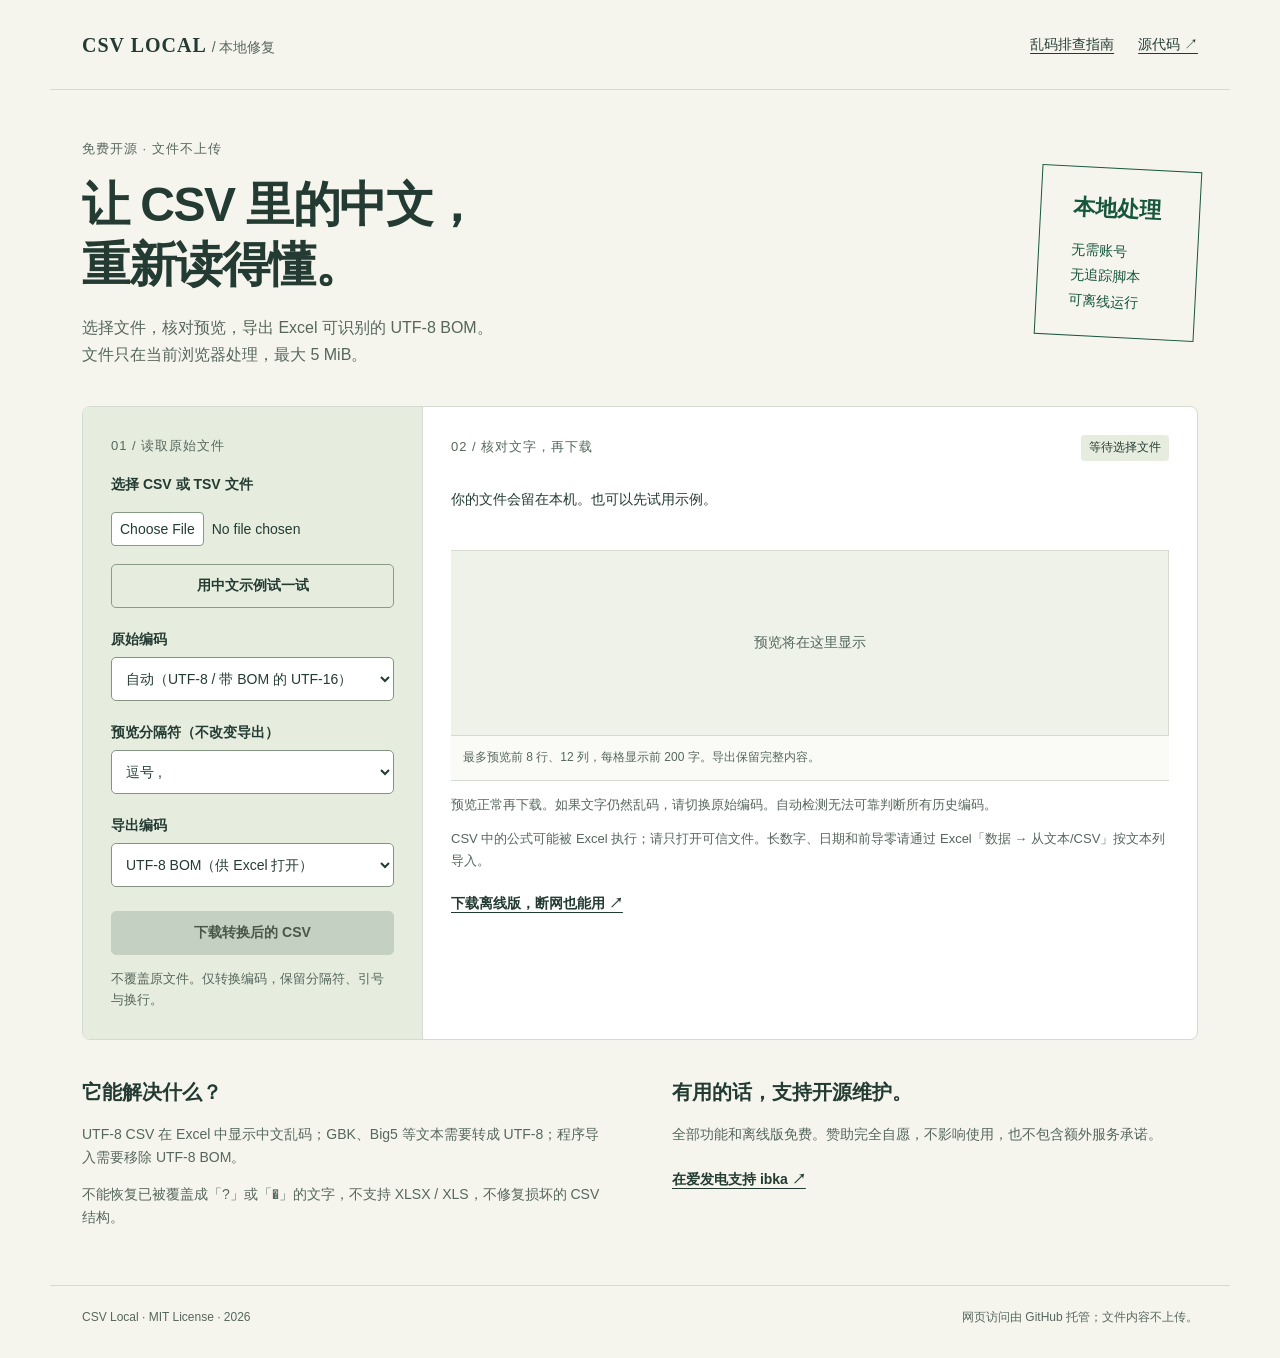
<file: index.html>
<!doctype html>
<html lang="zh-CN"><head><meta charset="utf-8"><meta name="viewport" content="width=device-width,initial-scale=1">
<meta name="description" content="免费开源 CSV 中文乱码修复工具。在浏览器本地将 UTF-8、GBK/GB18030、Big5、UTF-16 转成 UTF-8 BOM，供 Excel 打开。无需上传，可离线使用。">
<meta name="referrer" content="no-referrer"><meta http-equiv="Content-Security-Policy" content="default-src 'self'; script-src 'self'; style-src 'self'; connect-src 'none'; img-src 'self' data:; object-src 'none'; base-uri 'none'; form-action 'none'">
<title>CSV 本地修复 · 中文乱码转 UTF-8 BOM | CSV Local</title><link rel="stylesheet" href="style.css"><link rel="canonical" href="https://ibka512.github.io/csv-local/"></head>
<body><header><a class="wordmark" href="./">CSV LOCAL <span>/ 本地修复</span></a><nav aria-label="导航"><a href="docs/guide.html">乱码排查指南</a><a href="https://github.com/ibka512/csv-local">源代码 ↗</a></nav></header>
<main><div class="intro"><div><p class="eyebrow">免费开源 · 文件不上传</p><h1>让 CSV 里的中文，<br>重新读得懂。</h1><p>选择文件，核对预览，导出 Excel 可识别的 UTF-8 BOM。<br>文件只在当前浏览器处理，最大 5 MiB。</p></div><aside class="stamp"><b>本地处理</b><span>无需账号<br>无追踪脚本<br>可离线运行</span></aside></div>
<section class="workspace" aria-label="CSV 编码转换器"><div class="controls"><p class="step">01 / 读取原始文件</p><label class="file-label" for="file">选择 CSV 或 TSV 文件</label><input id="file" type="file" accept=".csv,.tsv,.txt,text/csv,text/tab-separated-values,text/plain"><button id="sample" class="secondary">用中文示例试一试</button>
<label for="encoding">原始编码</label><select id="encoding"><option value="auto">自动（UTF-8 / 带 BOM 的 UTF-16）</option><option value="utf-8">UTF-8</option><option value="gb18030">GB18030 / GBK（简体中文）</option><option value="big5">Big5（繁体中文）</option><option value="utf-16le">UTF-16 LE</option><option value="utf-16be">UTF-16 BE</option><option value="shift_jis">Shift JIS（日文）</option><option value="windows-1252">Windows-1252（西欧）</option></select>
<label for="separator">预览分隔符（不改变导出）</label><select id="separator"><option value=",">逗号 ,</option><option value="tab">制表符 Tab</option><option value=";">分号 ;</option></select>
<label for="output">导出编码</label><select id="output"><option value="bom">UTF-8 BOM（供 Excel 打开）</option><option value="plain">UTF-8 无 BOM（供程序导入）</option></select><button id="download" disabled>下载转换后的 CSV</button><p class="small">不覆盖原文件。仅转换编码，保留分隔符、引号与换行。</p></div>
<div class="result"><div class="result-head"><p class="step">02 / 核对文字，再下载</p><span id="badge">等待选择文件</span></div><p id="status" role="status" aria-live="polite">你的文件会留在本机。也可以先试用示例。</p><div class="table-wrap" tabindex="0" role="region" aria-label="文件前八行预览"><table id="preview"><caption>最多预览前 8 行、12 列，每格显示前 200 字。导出保留完整内容。</caption><tbody><tr><td class="empty">预览将在这里显示</td></tr></tbody></table></div><p class="note">预览正常再下载。如果文字仍然乱码，请切换原始编码。自动检测无法可靠判断所有历史编码。</p><p class="note">CSV 中的公式可能被 Excel 执行；请只打开可信文件。长数字、日期和前导零请通过 Excel「数据 → 从文本/CSV」按文本列导入。</p><a class="offline" href="https://github.com/ibka512/csv-local/releases/latest">下载离线版，断网也能用 ↗</a></div></section>
<section class="below"><div><h2>它能解决什么？</h2><p>UTF-8 CSV 在 Excel 中显示中文乱码；GBK、Big5 等文本需要转成 UTF-8；程序导入需要移除 UTF-8 BOM。</p><p>不能恢复已被覆盖成「?」或「�」的文字，不支持 XLSX / XLS，不修复损坏的 CSV 结构。</p></div><div><h2>有用的话，支持开源维护。</h2><p>全部功能和离线版免费。赞助完全自愿，不影响使用，也不包含额外服务承诺。</p><a class="support" href="https://afdian.com/a/ibklp" target="_blank" rel="noopener noreferrer">在爱发电支持 ibka ↗</a></div></section>
</main><footer><span>CSV Local · MIT License · 2026</span><span>网页访问由 GitHub 托管；文件内容不上传。</span></footer><script src="core.js"></script><script src="app.js"></script></body></html>
</file>
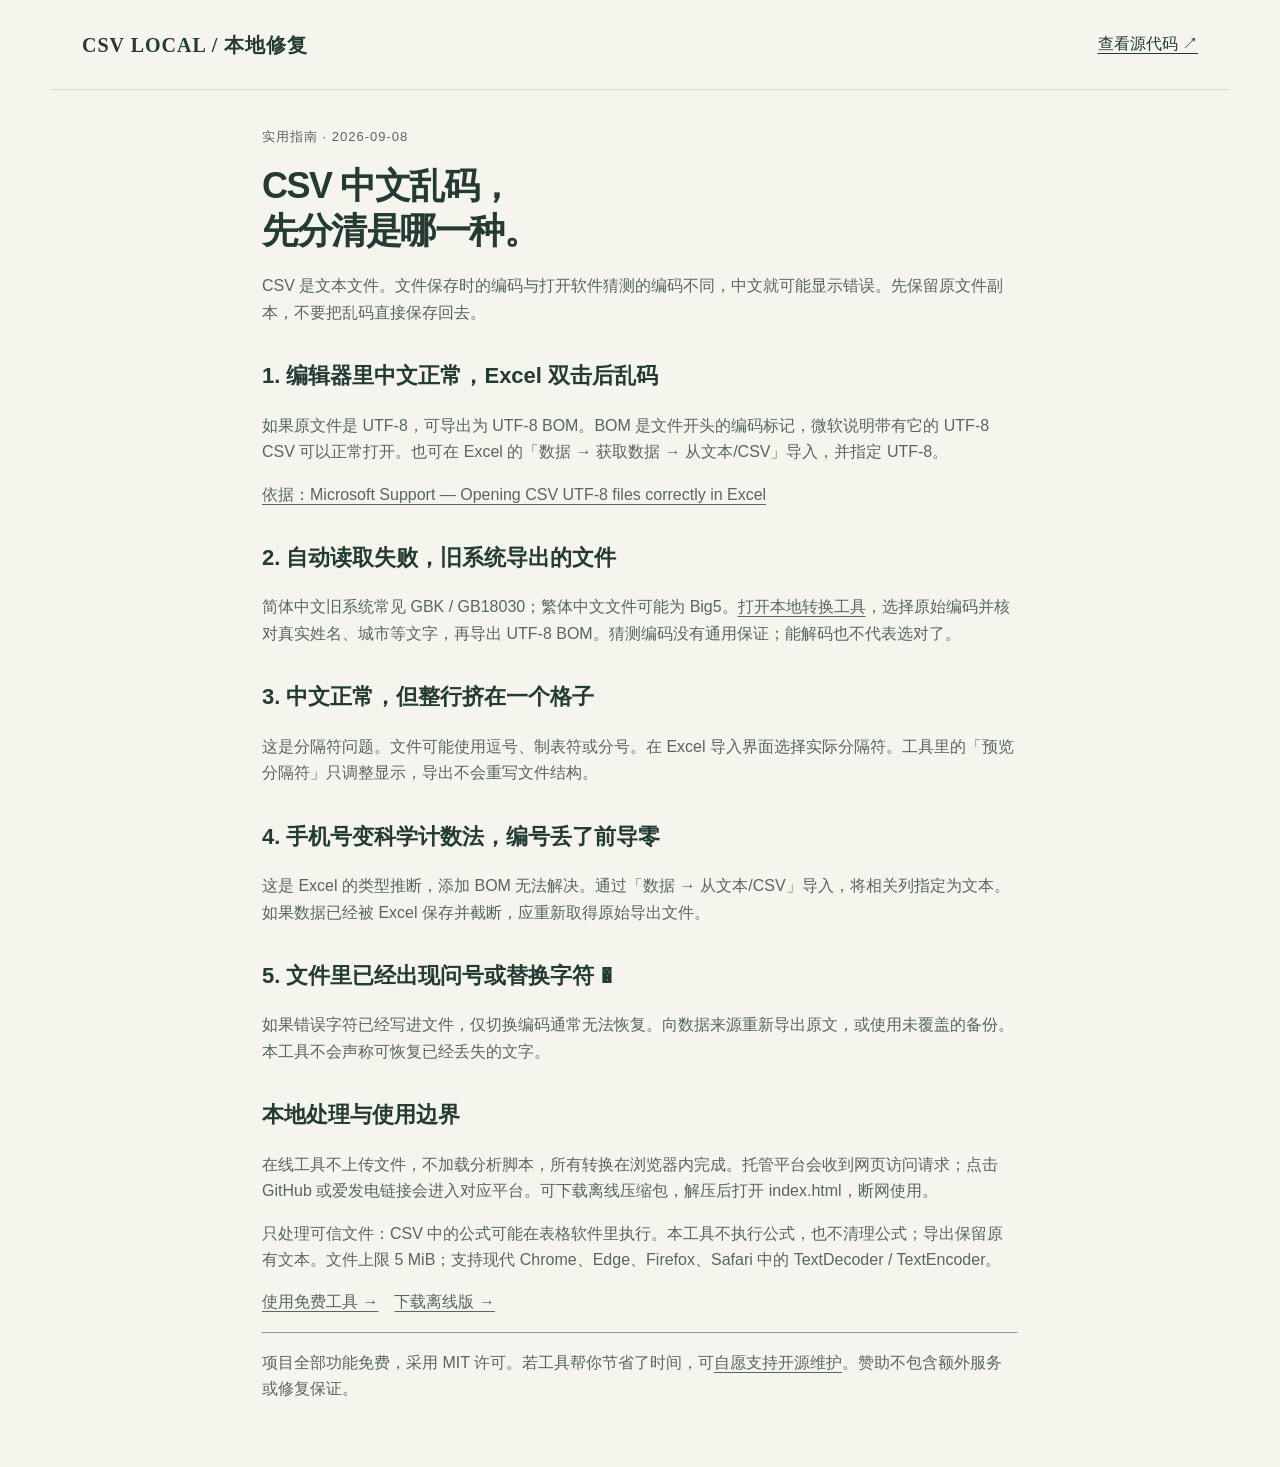
<file: docs/guide.html>
<!doctype html><html lang="zh-CN"><head><meta charset="utf-8"><meta name="viewport" content="width=device-width,initial-scale=1"><title>Excel 打开 CSV 中文乱码：UTF-8 BOM、GBK 与长数字排查指南</title><meta name="description" content="CSV 中文乱码的免费排查指南：UTF-8 BOM、GBK、分隔符、前导零和长数字。包含微软官方资料与本地转换工具。"><link rel="stylesheet" href="../style.css"></head><body><header><a class="wordmark" href="../">CSV LOCAL / 本地修复</a><a href="https://github.com/ibka512/csv-local">查看源代码 ↗</a></header><main class="article"><p class="eyebrow">实用指南 · 2026-09-08</p><h1>CSV 中文乱码，<br>先分清是哪一种。</h1><p>CSV 是文本文件。文件保存时的编码与打开软件猜测的编码不同，中文就可能显示错误。先保留原文件副本，不要把乱码直接保存回去。</p><h2>1. 编辑器里中文正常，Excel 双击后乱码</h2><p>如果原文件是 UTF-8，可导出为 UTF-8 BOM。BOM 是文件开头的编码标记，微软说明带有它的 UTF-8 CSV 可以正常打开。也可在 Excel 的「数据 → 获取数据 → 从文本/CSV」导入，并指定 UTF-8。</p><p><a href="https://support.microsoft.com/en-us/excel/opening-csv-utf-8-files-correctly-in-excel">依据：Microsoft Support — Opening CSV UTF-8 files correctly in Excel</a></p><h2>2. 自动读取失败，旧系统导出的文件</h2><p>简体中文旧系统常见 GBK / GB18030；繁体中文文件可能为 Big5。<a href="../">打开本地转换工具</a>，选择原始编码并核对真实姓名、城市等文字，再导出 UTF-8 BOM。猜测编码没有通用保证；能解码也不代表选对了。</p><h2>3. 中文正常，但整行挤在一个格子</h2><p>这是分隔符问题。文件可能使用逗号、制表符或分号。在 Excel 导入界面选择实际分隔符。工具里的「预览分隔符」只调整显示，导出不会重写文件结构。</p><h2>4. 手机号变科学计数法，编号丢了前导零</h2><p>这是 Excel 的类型推断，添加 BOM 无法解决。通过「数据 → 从文本/CSV」导入，将相关列指定为文本。如果数据已经被 Excel 保存并截断，应重新取得原始导出文件。</p><h2>5. 文件里已经出现问号或替换字符 �</h2><p>如果错误字符已经写进文件，仅切换编码通常无法恢复。向数据来源重新导出原文，或使用未覆盖的备份。本工具不会声称可恢复已经丢失的文字。</p><h2>本地处理与使用边界</h2><p>在线工具不上传文件，不加载分析脚本，所有转换在浏览器内完成。托管平台会收到网页访问请求；点击 GitHub 或爱发电链接会进入对应平台。可下载离线压缩包，解压后打开 index.html，断网使用。</p><p>只处理可信文件：CSV 中的公式可能在表格软件里执行。本工具不执行公式，也不清理公式；导出保留原有文本。文件上限 5 MiB；支持现代 Chrome、Edge、Firefox、Safari 中的 TextDecoder / TextEncoder。</p><p><a href="../">使用免费工具 →</a>　<a href="https://github.com/ibka512/csv-local/releases/latest">下载离线版 →</a></p><hr><p>项目全部功能免费，采用 MIT 许可。若工具帮你节省了时间，可<a href="https://afdian.com/a/ibklp">自愿支持开源维护</a>。赞助不包含额外服务或修复保证。</p></main></body></html>
</file>
<file: style.css>
:root{--paper:#f5f5ee;--ink:#233b32;--muted:#56675c;--line:#d5dbd0;--green:#18563d;--soft:#e6eddf}*{box-sizing:border-box}body{margin:0;background:var(--paper);color:var(--ink);font:16px/1.65 "PingFang SC","Microsoft YaHei",sans-serif}a{color:inherit;text-underline-offset:4px}header,main,footer{max-width:1180px;margin:auto;padding:0 32px}header{display:flex;justify-content:space-between;align-items:center;gap:24px;min-height:90px;border-bottom:1px solid var(--line)}.wordmark{font:bold 20px/1.4 Georgia,serif;letter-spacing:1px;text-decoration:none}.wordmark span{font:14px sans-serif;letter-spacing:0;color:var(--muted)}nav{display:flex;gap:24px;font-size:14px}.intro{display:flex;justify-content:space-between;align-items:center;gap:24px;padding:48px 0 38px}.eyebrow,.step{font-size:13px;letter-spacing:1px;color:var(--muted);margin:0 0 16px}h1{font-size:clamp(30px,4.2vw,48px);letter-spacing:-1.5px;line-height:1.25;margin:0 0 20px;font-weight:650}.intro p:last-child{color:var(--muted);margin-bottom:0}.stamp{border:1px solid var(--green);color:var(--green);padding:22px 32px;display:flex;flex-direction:column;gap:12px;min-width:160px;transform:rotate(3deg)}.stamp b{font-size:22px}.stamp span{font-size:14px;line-height:1.8}.workspace{border:1px solid var(--line);background:#fff;display:grid;grid-template-columns:340px minmax(0,1fr);border-radius:8px;overflow:hidden}.controls{background:var(--soft);padding:28px;border-right:1px solid var(--line)}label{display:block;font-size:14px;font-weight:600;margin:20px 0 6px}.file-label{margin-top:0}input[type=file]{width:100%;font-size:14px;padding:10px 0;overflow:hidden}input::file-selector-button{padding:8px;border:1px solid #869a87;border-radius:4px;background:white;color:var(--ink);margin-right:8px}select,button{width:100%;min-height:44px;border:1px solid #849481;border-radius:5px;font:inherit;font-size:14px;background:white;color:var(--ink);padding:9px 10px}button{cursor:pointer;background:var(--green);color:white;border-color:var(--green);font-weight:600;margin-top:24px;transition:background .15s}button:hover:enabled{background:#123c2c}button:disabled{background:#c4d0c1;border-color:#c4d0c1;color:#495848;cursor:not-allowed}.secondary{margin-top:8px;background:transparent;color:var(--ink);border-color:#8b9b85}.secondary:hover:enabled{background:#d7e3d2}.small{font-size:13px;color:var(--muted);margin-bottom:0}.result{padding:28px;min-width:0}.result-head{display:flex;justify-content:space-between;align-items:baseline;flex-wrap:wrap;gap:8px}.result-head span{font-size:12px;background:var(--soft);padding:3px 8px;border-radius:4px}#status{font-size:14px;overflow-wrap:anywhere;min-height:48px}#status.error{color:#a02c20}.table-wrap{overflow:auto;min-height:230px;border-block:1px solid var(--line);background:#fafbf7}table{width:100%;border-collapse:collapse;font-size:14px}caption{text-align:left;padding:12px;color:var(--muted);font-size:12px;caption-side:bottom}td{padding:12px;border-bottom:1px solid var(--line);border-right:1px solid var(--line);white-space:pre-wrap;min-width:100px;max-width:280px;overflow-wrap:anywhere}tr:first-child{background:#eef2e9;font-weight:600}.empty{height:185px;color:var(--muted);text-align:center;font-weight:400}.note{font-size:13px;color:var(--muted)}.offline{font-size:14px;font-weight:600;display:inline-block;margin-top:8px}.below{display:grid;grid-template-columns:1fr 1fr;gap:64px;padding:36px 0 42px}.below h2{font-size:20px;margin:0 0 12px}.below p{font-size:14px;color:var(--muted)}.support{display:inline-block;font-size:14px;font-weight:600;padding:8px 0}footer{padding-top:22px;padding-bottom:30px;border-top:1px solid var(--line);display:flex;justify-content:space-between;gap:16px;font-size:12px;color:var(--muted)}:focus-visible{outline:3px solid #ba791e;outline-offset:4px}.article{max-width:820px;padding-top:36px;padding-bottom:48px}.article h1{font-size:36px}.article h2{font-size:22px;margin-top:32px}.article p,.article li{color:var(--muted)}.article code{background:var(--soft);padding:3px 6px;overflow-wrap:anywhere}@media(max-width:760px){header,main,footer{padding-left:20px;padding-right:20px}header{align-items:flex-start;padding-top:22px;padding-bottom:20px;flex-direction:column;gap:12px;min-height:0}.intro{padding:30px 0}.stamp{display:none}.workspace{grid-template-columns:1fr}.controls{border-right:0;border-bottom:1px solid var(--line)}.controls,.result{padding:22px}.below{grid-template-columns:1fr;gap:20px}footer{flex-direction:column}h1{letter-spacing:-.5px}}@media(prefers-reduced-motion:reduce){*{transition:none!important}}
</file>
